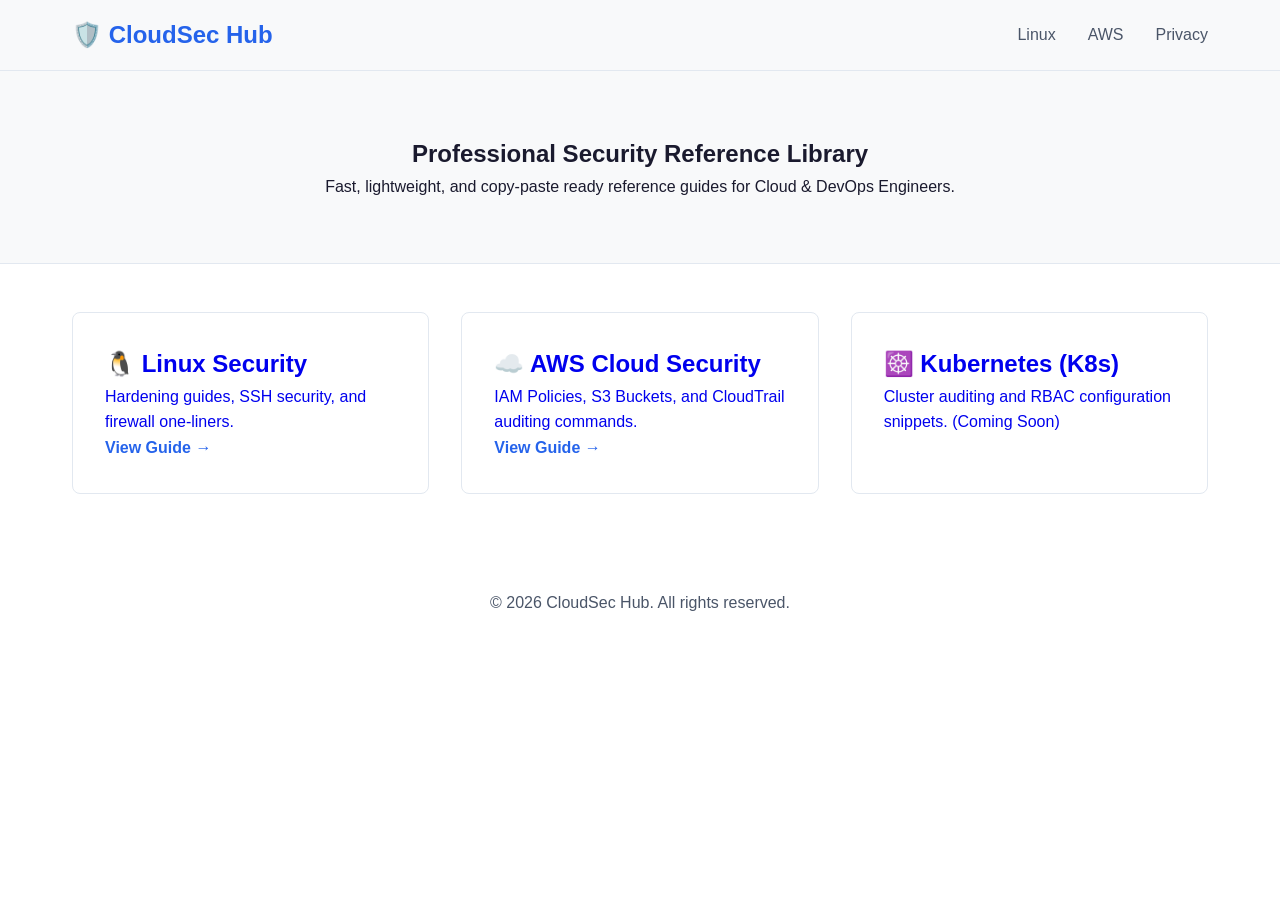
<file: index.html>
<!DOCTYPE html>
<html lang="en">
<head>
    <meta charset="UTF-8">
    <meta name="viewport" content="width=device-width, initial-scale=1.0">
    <title>CloudSec Hub | Expert Cybersecurity Cheat Sheets</title>
    <link rel="stylesheet" href="css/style.css">
</head>
<body>

<header>
    <nav>
        <a href="index.html" class="logo">🛡️ CloudSec Hub</a>
        <ul class="nav-links">
            <li><a href="linux-security.html">Linux</a></li>
            <li><a href="aws-reference.html">AWS</a></li>
            <li><a href="privacy.html">Privacy</a></li>
        </ul>
    </nav>
</header>

<section class="hero">
    <h1>Professional Security Reference Library</h1>
    <p>Fast, lightweight, and copy-paste ready reference guides for Cloud & DevOps Engineers.</p>
</section>

<div class="main-grid">
    <a href="linux-security.html" class="category-card">
        <h2>🐧 Linux Security</h2>
        <p>Hardening guides, SSH security, and firewall one-liners.</p>
        <span style="color: var(--accent-primary); font-weight: bold;">View Guide →</span>
    </a>

    <a href="aws-reference.html" class="category-card">
        <h2>☁️ AWS Cloud Security</h2>
        <p>IAM Policies, S3 Buckets, and CloudTrail auditing commands.</p>
        <span style="color: var(--accent-primary); font-weight: bold;">View Guide →</span>
    </a>

    <a href="#" class="category-card">
        <h2>☸️ Kubernetes (K8s)</h2>
        <p>Cluster auditing and RBAC configuration snippets. (Coming Soon)</p>
    </a>
</div>

<footer style="text-align: center; padding: 3rem; color: var(--text-secondary);">
    <p>&copy; 2026 CloudSec Hub. All rights reserved.</p>
</footer>

</body>
</html>
</file>
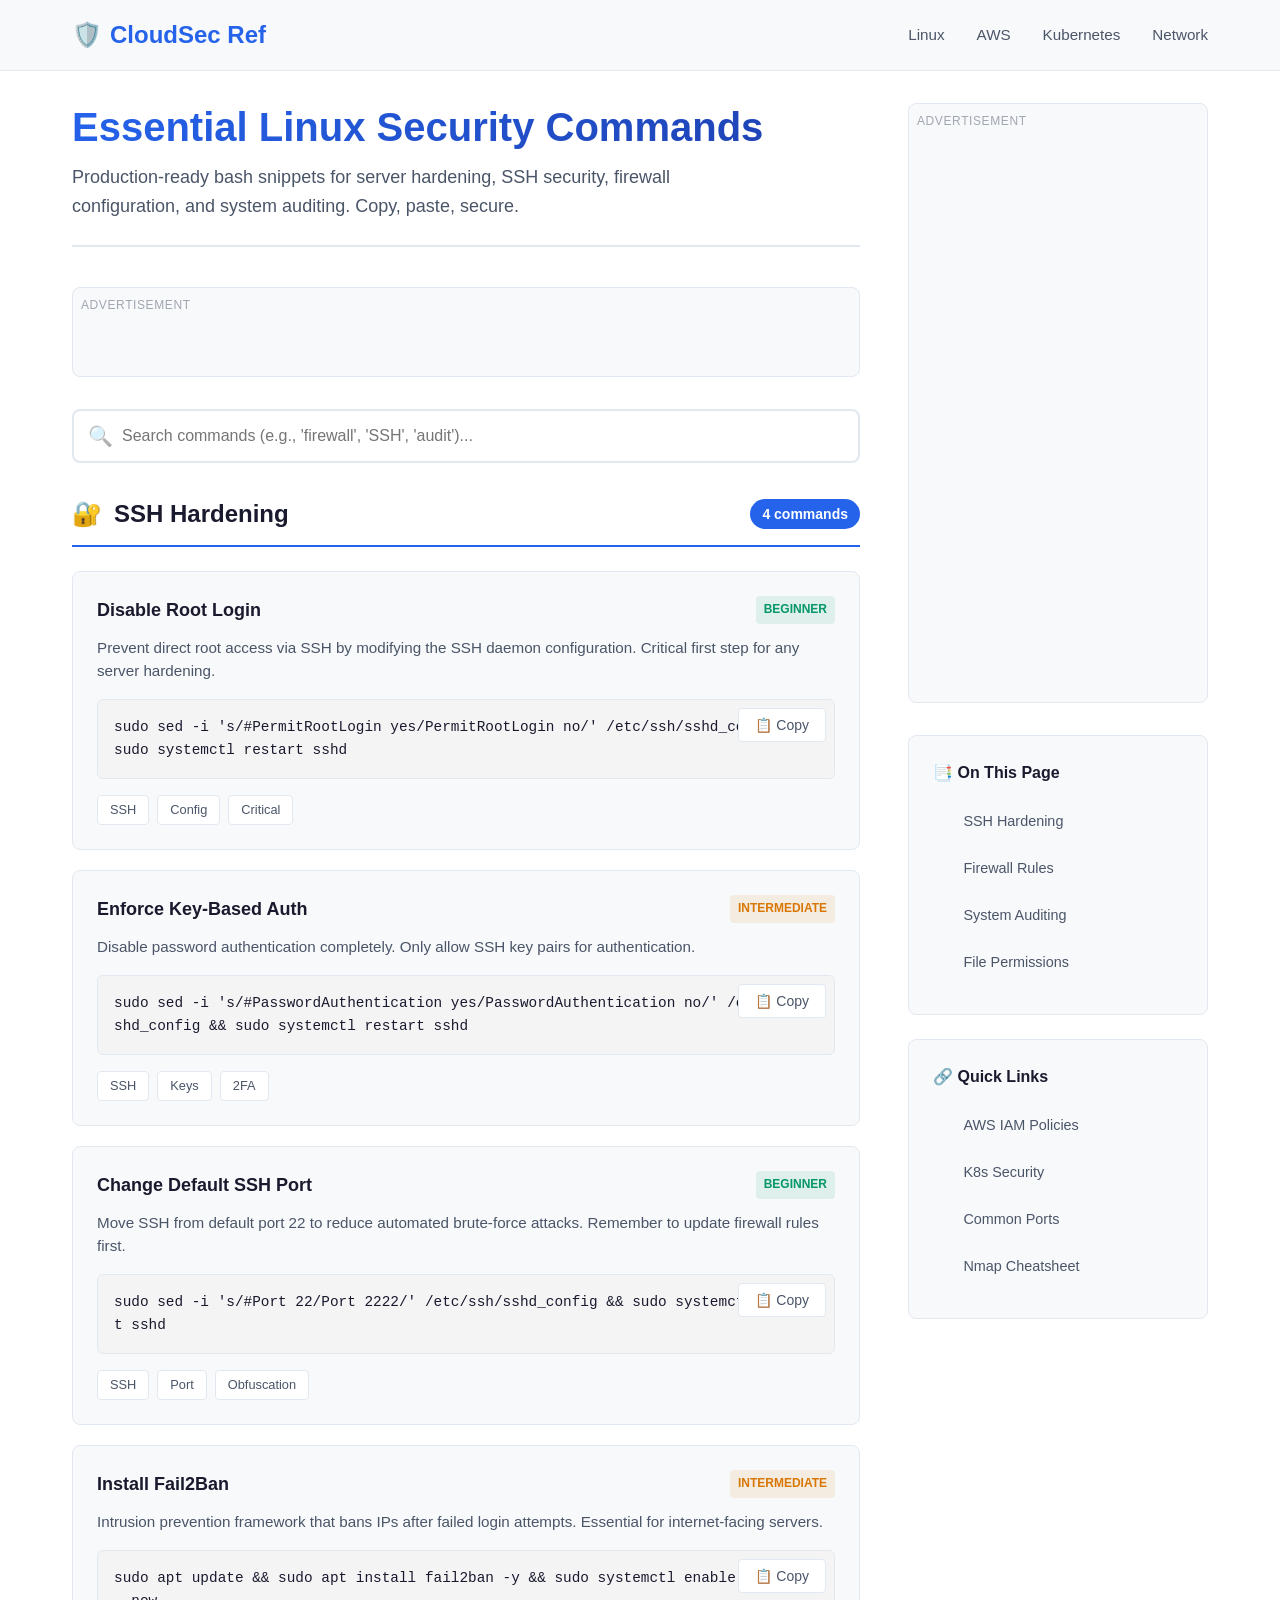
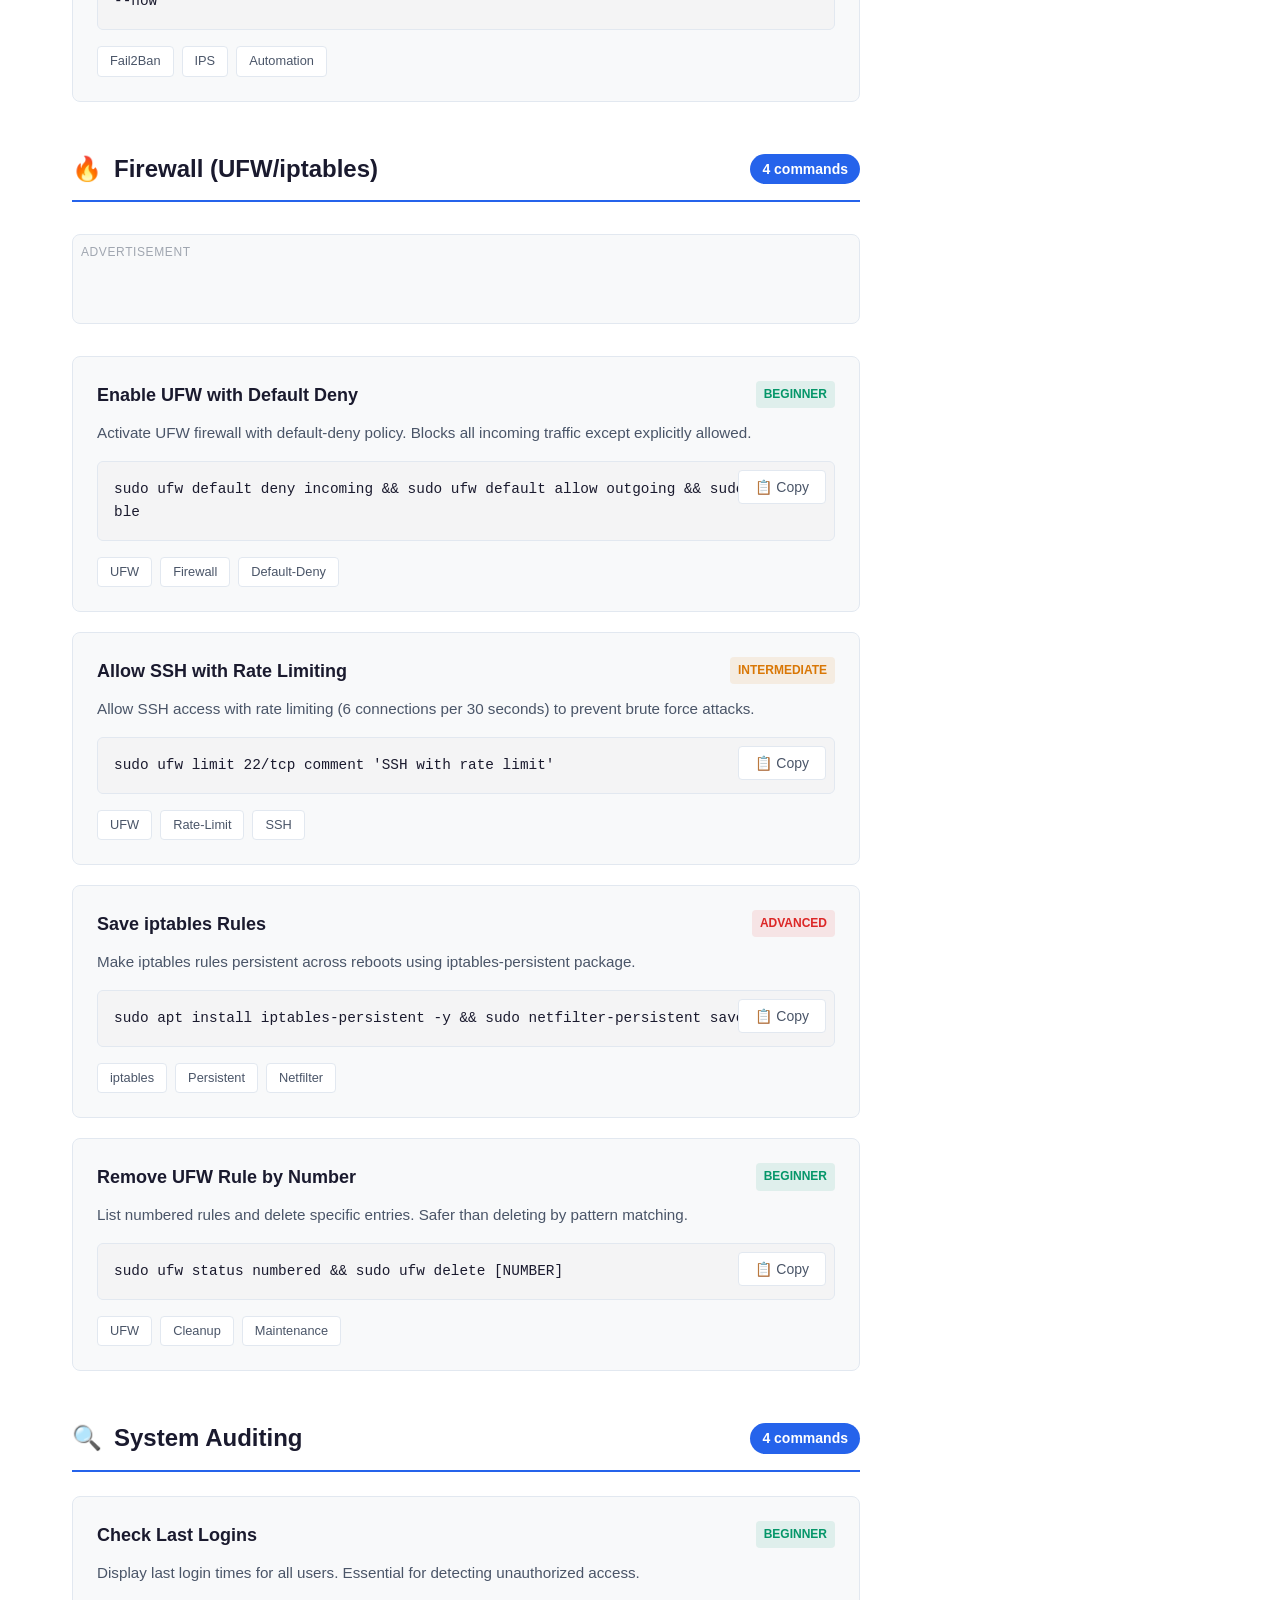
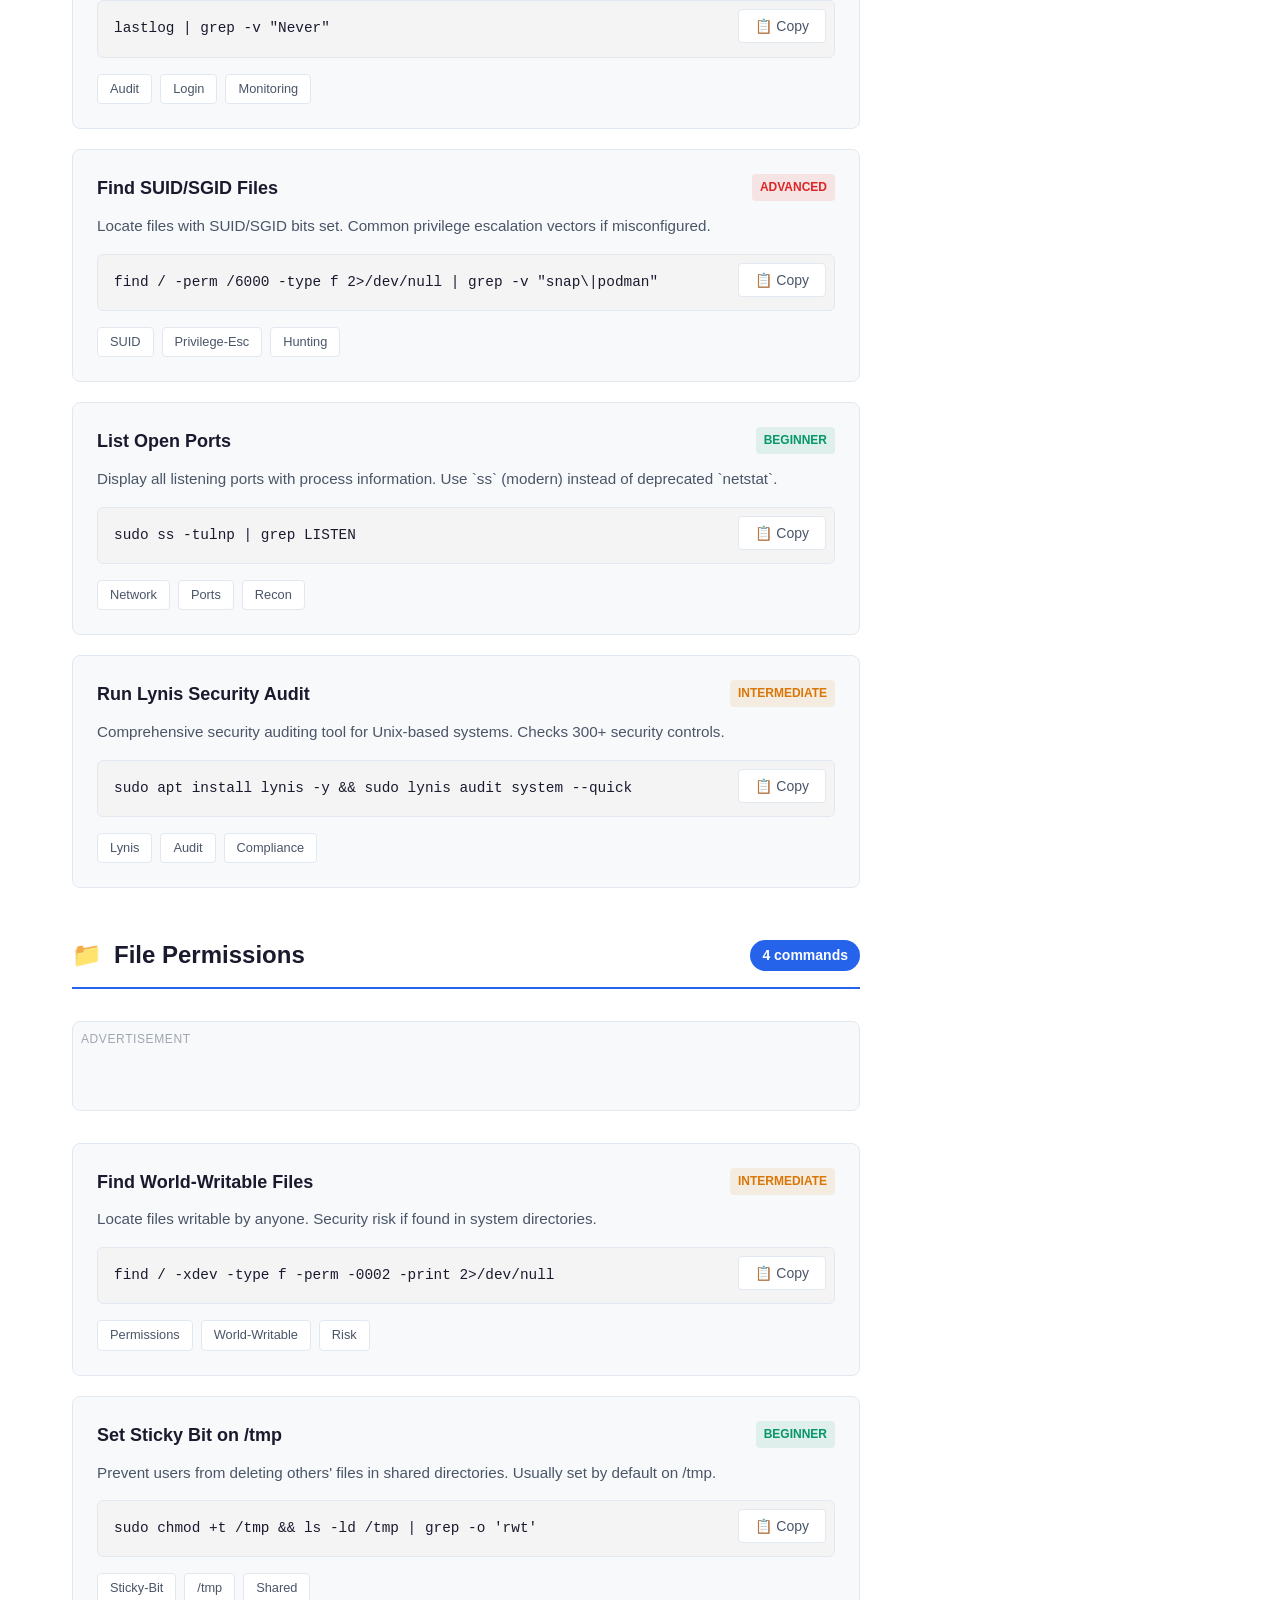
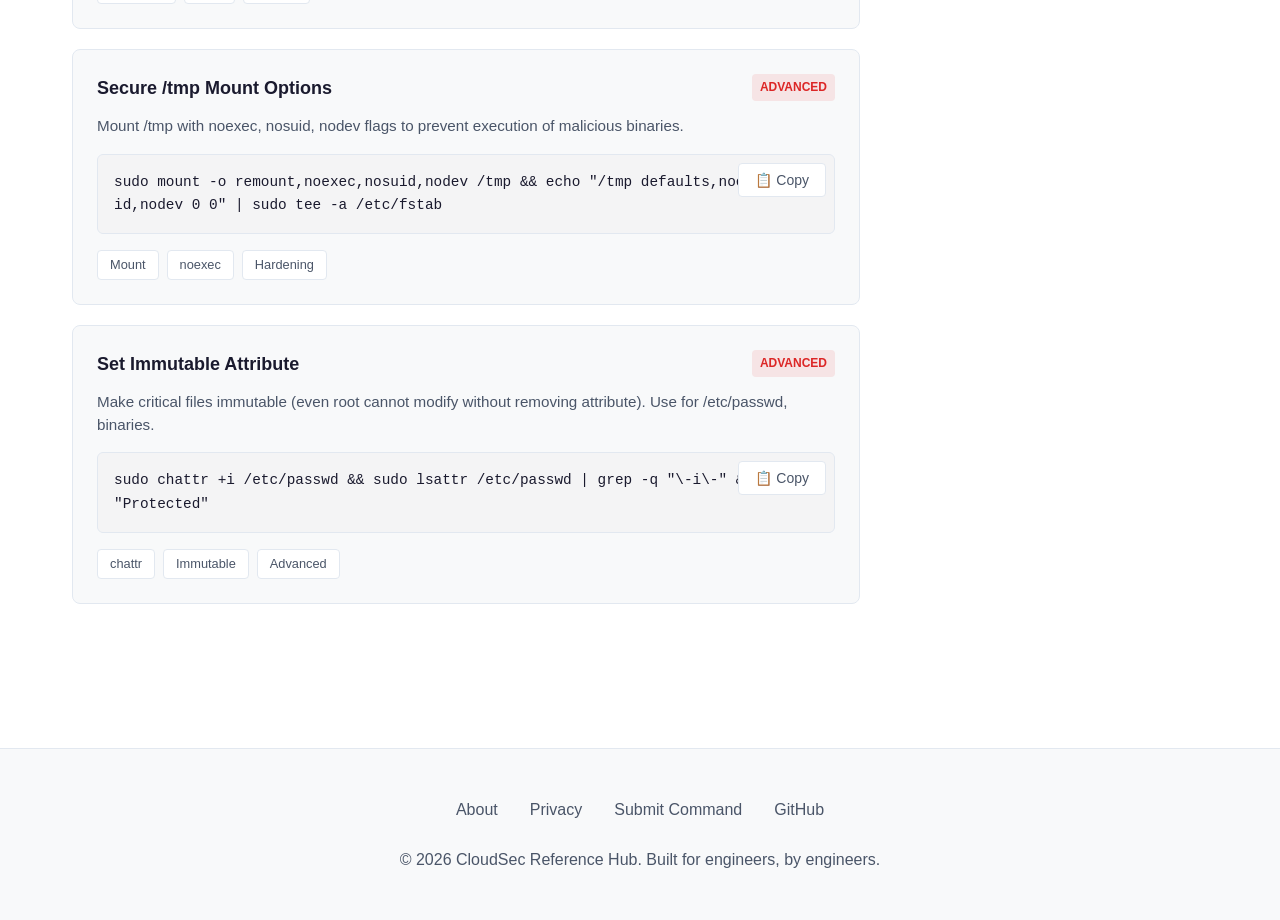
<file: linux-security.html>
<!DOCTYPE html>
<html lang="en">
<head>
    <meta charset="UTF-8">
    <meta name="viewport" content="width=device-width, initial-scale=1.0">
    <link rel="stylesheet" href="css/style.css">
    <meta name="description" content="Essential Linux security commands for server hardening. Copy-paste bash snippets for SSH, firewall, and system security.">
    <title>Linux Security Commands | Cybersecurity Reference Hub</title>
    <style>
        :root {
            --bg-primary: #ffffff;
            --bg-secondary: #f8f9fa;
            --bg-code: #f4f4f5;
            --text-primary: #1a1a2e;
            --text-secondary: #4a5568;
            --accent-primary: #2563eb;
            --accent-secondary: #1e40af;
            --border-color: #e2e8f0;
            --success: #059669;
            --warning: #d97706;
            --danger: #dc2626;
            --shadow: 0 1px 3px rgba(0,0,0,0.1);
            --shadow-lg: 0 10px 25px rgba(0,0,0,0.1);
            --radius: 8px;
            --max-width: 1200px;
            --sidebar-width: 300px;
        }

        @media (prefers-color-scheme: dark) {
            :root {
                --bg-primary: #0f172a;
                --bg-secondary: #1e293b;
                --bg-code: #0f172a;
                --text-primary: #f1f5f9;
                --text-secondary: #94a3b8;
                --accent-primary: #3b82f6;
                --accent-secondary: #60a5fa;
                --border-color: #334155;
                --shadow: 0 1px 3px rgba(0,0,0,0.3);
                --shadow-lg: 0 10px 25px rgba(0,0,0,0.5);
            }
        }

        * {
            margin: 0;
            padding: 0;
            box-sizing: border-box;
        }

        body {
            font-family: -apple-system, BlinkMacSystemFont, 'Segoe UI', Roboto, 'Helvetica Neue', Arial, sans-serif;
            background: var(--bg-primary);
            color: var(--text-primary);
            line-height: 1.6;
            transition: background 0.3s, color 0.3s;
        }

        /* Header */
        header {
            background: var(--bg-secondary);
            border-bottom: 1px solid var(--border-color);
            position: sticky;
            top: 0;
            z-index: 100;
            backdrop-filter: blur(10px);
        }

        nav {
            max-width: var(--max-width);
            margin: 0 auto;
            padding: 1rem 2rem;
            display: flex;
            justify-content: space-between;
            align-items: center;
        }

        .logo {
            font-size: 1.5rem;
            font-weight: 800;
            color: var(--accent-primary);
            text-decoration: none;
            display: flex;
            align-items: center;
            gap: 0.5rem;
        }

        .logo::before {
            content: "🛡️";
        }

        .nav-links {
            display: flex;
            gap: 2rem;
            list-style: none;
        }

        .nav-links a {
            color: var(--text-secondary);
            text-decoration: none;
            font-weight: 500;
            font-size: 0.95rem;
            transition: color 0.2s;
            position: relative;
        }

        .nav-links a:hover {
            color: var(--accent-primary);
        }

        .nav-links a::after {
            content: '';
            position: absolute;
            bottom: -4px;
            left: 0;
            width: 0;
            height: 2px;
            background: var(--accent-primary);
            transition: width 0.3s;
        }

        .nav-links a:hover::after {
            width: 100%;
        }

        /* Layout */
        .container {
            max-width: var(--max-width);
            margin: 0 auto;
            padding: 2rem;
            display: grid;
            grid-template-columns: 1fr var(--sidebar-width);
            gap: 3rem;
        }

        /* Main Content */
        main {
            min-width: 0;
        }

        .page-header {
            margin-bottom: 2.5rem;
            padding-bottom: 1.5rem;
            border-bottom: 2px solid var(--border-color);
        }

        h1 {
            font-size: 2.5rem;
            font-weight: 800;
            margin-bottom: 0.75rem;
            background: linear-gradient(135deg, var(--accent-primary), var(--accent-secondary));
            -webkit-background-clip: text;
            -webkit-text-fill-color: transparent;
            line-height: 1.2;
        }

        .subtitle {
            color: var(--text-secondary);
            font-size: 1.125rem;
            max-width: 600px;
        }

        /* Ad Container - In Article */
        .ad-container {
            background: var(--bg-secondary);
            border: 1px solid var(--border-color);
            border-radius: var(--radius);
            padding: 1.5rem;
            margin: 2rem 0;
            text-align: center;
            min-height: 90px;
            display: flex;
            align-items: center;
            justify-content: center;
            color: var(--text-secondary);
            font-size: 0.875rem;
            position: relative;
            overflow: hidden;
        }

        .ad-container::before {
            content: "Advertisement";
            position: absolute;
            top: 0.5rem;
            left: 0.5rem;
            font-size: 0.75rem;
            text-transform: uppercase;
            letter-spacing: 0.05em;
            opacity: 0.5;
        }

        /* Search Filter */
        .search-box {
            margin-bottom: 2rem;
            position: relative;
        }

        .search-box input {
            width: 100%;
            padding: 1rem 1.25rem;
            padding-left: 3rem;
            border: 2px solid var(--border-color);
            border-radius: var(--radius);
            background: var(--bg-primary);
            color: var(--text-primary);
            font-size: 1rem;
            transition: all 0.3s;
        }

        .search-box input:focus {
            outline: none;
            border-color: var(--accent-primary);
            box-shadow: 0 0 0 3px rgba(37, 99, 235, 0.1);
        }

        .search-box::before {
            content: "🔍";
            position: absolute;
            left: 1rem;
            top: 50%;
            transform: translateY(-50%);
            font-size: 1.25rem;
            opacity: 0.5;
        }

        /* Command Cards */
        .command-section {
            margin-bottom: 3rem;
        }

        .section-header {
            display: flex;
            align-items: center;
            gap: 0.75rem;
            margin-bottom: 1.5rem;
            padding-bottom: 0.75rem;
            border-bottom: 2px solid var(--accent-primary);
        }

        .section-icon {
            font-size: 1.5rem;
        }

        h2 {
            font-size: 1.5rem;
            font-weight: 700;
            color: var(--text-primary);
        }

        .command-count {
            background: var(--accent-primary);
            color: white;
            padding: 0.25rem 0.75rem;
            border-radius: 9999px;
            font-size: 0.875rem;
            font-weight: 600;
            margin-left: auto;
        }

        .command-grid {
            display: grid;
            gap: 1.25rem;
        }

        .command-card {
            background: var(--bg-secondary);
            border: 1px solid var(--border-color);
            border-radius: var(--radius);
            padding: 1.5rem;
            transition: all 0.3s;
            position: relative;
            overflow: hidden;
        }

        .command-card::before {
            content: '';
            position: absolute;
            left: 0;
            top: 0;
            bottom: 0;
            width: 4px;
            background: var(--accent-primary);
            opacity: 0;
            transition: opacity 0.3s;
        }

        .command-card:hover {
            transform: translateY(-2px);
            box-shadow: var(--shadow-lg);
            border-color: var(--accent-primary);
        }

        .command-card:hover::before {
            opacity: 1;
        }

        .command-header {
            display: flex;
            justify-content: space-between;
            align-items: flex-start;
            margin-bottom: 0.75rem;
        }

        .command-title {
            font-weight: 700;
            font-size: 1.125rem;
            color: var(--text-primary);
            display: flex;
            align-items: center;
            gap: 0.5rem;
        }

        .difficulty {
            font-size: 0.75rem;
            padding: 0.25rem 0.5rem;
            border-radius: 4px;
            font-weight: 600;
            text-transform: uppercase;
        }

        .difficulty.beginner {
            background: rgba(5, 150, 105, 0.1);
            color: var(--success);
        }

        .difficulty.intermediate {
            background: rgba(217, 119, 6, 0.1);
            color: var(--warning);
        }

        .difficulty.advanced {
            background: rgba(220, 38, 38, 0.1);
            color: var(--danger);
        }

        .command-description {
            color: var(--text-secondary);
            margin-bottom: 1rem;
            font-size: 0.95rem;
            line-height: 1.5;
        }

        .command-block {
            position: relative;
            background: var(--bg-code);
            border: 1px solid var(--border-color);
            border-radius: 6px;
            padding: 1rem;
            font-family: 'Consolas', 'Monaco', 'Courier New', monospace;
            font-size: 0.9rem;
            overflow-x: auto;
        }

        kbd {
            display: block;
            color: var(--text-primary);
            white-space: pre-wrap;
            word-break: break-all;
        }

        .copy-btn {
            position: absolute;
            top: 0.5rem;
            right: 0.5rem;
            background: var(--bg-primary);
            border: 1px solid var(--border-color);
            color: var(--text-secondary);
            padding: 0.5rem 1rem;
            border-radius: 4px;
            cursor: pointer;
            font-size: 0.875rem;
            font-weight: 500;
            transition: all 0.2s;
            display: flex;
            align-items: center;
            gap: 0.5rem;
        }

        .copy-btn:hover {
            background: var(--accent-primary);
            color: white;
            border-color: var(--accent-primary);
        }

        .copy-btn.copied {
            background: var(--success);
            color: white;
            border-color: var(--success);
        }

        .tags {
            display: flex;
            gap: 0.5rem;
            margin-top: 1rem;
            flex-wrap: wrap;
        }

        .tag {
            background: var(--bg-primary);
            color: var(--text-secondary);
            padding: 0.25rem 0.75rem;
            border-radius: 4px;
            font-size: 0.8rem;
            border: 1px solid var(--border-color);
        }

        /* Sidebar */
        aside {
            position: sticky;
            top: 100px;
            height: fit-content;
        }

        .sidebar-ad {
            background: var(--bg-secondary);
            border: 1px solid var(--border-color);
            border-radius: var(--radius);
            padding: 1rem;
            margin-bottom: 2rem;
            min-height: 600px;
            display: flex;
            align-items: center;
            justify-content: center;
            text-align: center;
            color: var(--text-secondary);
            font-size: 0.875rem;
            position: relative;
        }

        .sidebar-ad::before {
            content: "Advertisement";
            position: absolute;
            top: 0.5rem;
            left: 0.5rem;
            font-size: 0.75rem;
            text-transform: uppercase;
            letter-spacing: 0.05em;
            opacity: 0.5;
        }

        .toc {
            background: var(--bg-secondary);
            border: 1px solid var(--border-color);
            border-radius: var(--radius);
            padding: 1.5rem;
        }

        .toc h3 {
            font-size: 1rem;
            margin-bottom: 1rem;
            color: var(--text-primary);
            display: flex;
            align-items: center;
            gap: 0.5rem;
        }

        .toc ul {
            list-style: none;
        }

        .toc li {
            margin-bottom: 0.5rem;
        }

        .toc a {
            color: var(--text-secondary);
            text-decoration: none;
            font-size: 0.9rem;
            display: flex;
            align-items: center;
            gap: 0.5rem;
            padding: 0.5rem;
            border-radius: 4px;
            transition: all 0.2s;
        }

        .toc a:hover {
            background: var(--bg-primary);
            color: var(--accent-primary);
        }

        .toc a::before {
            content: "→";
            opacity: 0;
            transition: opacity 0.2s;
        }

        .toc a:hover::before {
            opacity: 1;
        }

        /* Footer */
        footer {
            background: var(--bg-secondary);
            border-top: 1px solid var(--border-color);
            margin-top: 4rem;
            padding: 3rem 2rem;
            text-align: center;
            color: var(--text-secondary);
        }

        .footer-content {
            max-width: var(--max-width);
            margin: 0 auto;
        }

        .footer-links {
            display: flex;
            justify-content: center;
            gap: 2rem;
            margin-bottom: 1.5rem;
            flex-wrap: wrap;
        }

        .footer-links a {
            color: var(--text-secondary);
            text-decoration: none;
            font-weight: 500;
            transition: color 0.2s;
        }

        .footer-links a:hover {
            color: var(--accent-primary);
        }

        /* Responsive */
        @media (max-width: 1024px) {
            .container {
                grid-template-columns: 1fr;
            }

            aside {
                position: relative;
                top: 0;
                order: 2;
            }

            .sidebar-ad {
                min-height: 250px;
            }

            main {
                order: 1;
            }
        }

        @media (max-width: 640px) {
            h1 {
                font-size: 1.75rem;
            }

            .nav-links {
                display: none;
            }

            .container {
                padding: 1rem;
            }

            .command-card {
                padding: 1rem;
            }
        }

        /* Print styles */
        @media print {
            header, aside, .ad-container, .copy-btn {
                display: none;
            }

            .command-card {
                break-inside: avoid;
                border: 1px solid #000;
            }
        }

        /* Animations */
        @keyframes fadeIn {
            from { opacity: 0; transform: translateY(10px); }
            to { opacity: 1; transform: translateY(0); }
        }

        .command-card {
            animation: fadeIn 0.5s ease-out forwards;
        }

        .command-card:nth-child(1) { animation-delay: 0.1s; }
        .command-card:nth-child(2) { animation-delay: 0.2s; }
        .command-card:nth-child(3) { animation-delay: 0.3s; }
        .command-card:nth-child(4) { animation-delay: 0.4s; }
        .command-card:nth-child(5) { animation-delay: 0.5s; }
    </style>
<base target="_blank">
</head>
<body>

<header>
    <nav>
        <a href="#" class="logo">CloudSec Ref</a>
        <ul class="nav-links">
            <li><a href="#linux">Linux</a></li>
            <li><a href="#aws">AWS</a></li>
            <li><a href="#k8s">Kubernetes</a></li>
            <li><a href="#network">Network</a></li>
        </ul>
    </nav>
</header>

<div class="container">
    <main>
        <div class="page-header">
            <h1>Essential Linux Security Commands</h1>
            <p class="subtitle">Production-ready bash snippets for server hardening, SSH security, firewall configuration, and system auditing. Copy, paste, secure.</p>
        </div>

        <!-- In-Article Ad -->
        <div class="ad-container">
            <ins class="adsbygoogle"
                 style="display:block"
                 data-ad-client="ca-pub-XXXXXXXXXXXXXXXX"
                 data-ad-slot="XXXXXXXXXX"
                 data-ad-format="auto"
                 data-full-width-responsive="true"></ins>
            <script>
                 (adsbygoogle = window.adsbygoogle || []).push({});
            </script>
        </div>

        <div class="search-box">
            <input type="text" id="searchInput" placeholder="Search commands (e.g., 'firewall', 'SSH', 'audit')...">
        </div>

        <!-- SSH Security Section -->
        <section class="command-section" id="ssh">
            <div class="section-header">
                <span class="section-icon">🔐</span>
                <h2>SSH Hardening</h2>
                <span class="command-count">4 commands</span>
            </div>
            
            <div class="command-grid">
                <article class="command-card" data-search="ssh disable root login password authentication">
                    <div class="command-header">
                        <h3 class="command-title">Disable Root Login</h3>
                        <span class="difficulty beginner">Beginner</span>
                    </div>
                    <p class="command-description">Prevent direct root access via SSH by modifying the SSH daemon configuration. Critical first step for any server hardening.</p>
                    <div class="command-block">
                        <kbd>sudo sed -i 's/#PermitRootLogin yes/PermitRootLogin no/' /etc/ssh/sshd_config && sudo systemctl restart sshd</kbd>
                        <button class="copy-btn" onclick="copyToClipboard(this)">📋 Copy</button>
                    </div>
                    <div class="tags">
                        <span class="tag">SSH</span>
                        <span class="tag">Config</span>
                        <span class="tag">Critical</span>
                    </div>
                </article>

                <article class="command-card" data-search="ssh key authentication disable password">
                    <div class="command-header">
                        <h3 class="command-title">Enforce Key-Based Auth</h3>
                        <span class="difficulty intermediate">Intermediate</span>
                    </div>
                    <p class="command-description">Disable password authentication completely. Only allow SSH key pairs for authentication.</p>
                    <div class="command-block">
                        <kbd>sudo sed -i 's/#PasswordAuthentication yes/PasswordAuthentication no/' /etc/ssh/sshd_config && sudo systemctl restart sshd</kbd>
                        <button class="copy-btn" onclick="copyToClipboard(this)">📋 Copy</button>
                    </div>
                    <div class="tags">
                        <span class="tag">SSH</span>
                        <span class="tag">Keys</span>
                        <span class="tag">2FA</span>
                    </div>
                </article>

                <article class="command-card" data-search="ssh port change default 22 security through obscurity">
                    <div class="command-header">
                        <h3 class="command-title">Change Default SSH Port</h3>
                        <span class="difficulty beginner">Beginner</span>
                    </div>
                    <p class="command-description">Move SSH from default port 22 to reduce automated brute-force attacks. Remember to update firewall rules first.</p>
                    <div class="command-block">
                        <kbd>sudo sed -i 's/#Port 22/Port 2222/' /etc/ssh/sshd_config && sudo systemctl restart sshd</kbd>
                        <button class="copy-btn" onclick="copyToClipboard(this)">📋 Copy</button>
                    </div>
                    <div class="tags">
                        <span class="tag">SSH</span>
                        <span class="tag">Port</span>
                        <span class="tag">Obfuscation</span>
                    </div>
                </article>

                <article class="command-card" data-search="ssh fail2ban brute force protection">
                    <div class="command-header">
                        <h3 class="command-title">Install Fail2Ban</h3>
                        <span class="difficulty intermediate">Intermediate</span>
                    </div>
                    <p class="command-description">Intrusion prevention framework that bans IPs after failed login attempts. Essential for internet-facing servers.</p>
                    <div class="command-block">
                        <kbd>sudo apt update && sudo apt install fail2ban -y && sudo systemctl enable fail2ban --now</kbd>
                        <button class="copy-btn" onclick="copyToClipboard(this)">📋 Copy</button>
                    </div>
                    <div class="tags">
                        <span class="tag">Fail2Ban</span>
                        <span class="tag">IPS</span>
                        <span class="tag">Automation</span>
                    </div>
                </article>
            </div>
        </section>

        <!-- Firewall Section -->
        <section class="command-section" id="firewall">
            <div class="section-header">
                <span class="section-icon">🔥</span>
                <h2>Firewall (UFW/iptables)</h2>
                <span class="command-count">4 commands</span>
            </div>

            <div class="ad-container">
                <ins class="adsbygoogle"
                     style="display:block"
                     data-ad-client="ca-pub-XXXXXXXXXXXXXXXX"
                     data-ad-slot="XXXXXXXXXX"
                     data-ad-format="horizontal"></ins>
                <script>
                     (adsbygoogle = window.adsbygoogle || []).push({});
                </script>
            </div>

            <div class="command-grid">
                <article class="command-card" data-search="ufw enable firewall default deny">
                    <div class="command-header">
                        <h3 class="command-title">Enable UFW with Default Deny</h3>
                        <span class="difficulty beginner">Beginner</span>
                    </div>
                    <p class="command-description">Activate UFW firewall with default-deny policy. Blocks all incoming traffic except explicitly allowed.</p>
                    <div class="command-block">
                        <kbd>sudo ufw default deny incoming && sudo ufw default allow outgoing && sudo ufw enable</kbd>
                        <button class="copy-btn" onclick="copyToClipboard(this)">📋 Copy</button>
                    </div>
                    <div class="tags">
                        <span class="tag">UFW</span>
                        <span class="tag">Firewall</span>
                        <span class="tag">Default-Deny</span>
                    </div>
                </article>

                <article class="command-card" data-search="ufw allow ssh port 22 rate limit">
                    <div class="command-header">
                        <h3 class="command-title">Allow SSH with Rate Limiting</h3>
                        <span class="difficulty intermediate">Intermediate</span>
                    </div>
                    <p class="command-description">Allow SSH access with rate limiting (6 connections per 30 seconds) to prevent brute force attacks.</p>
                    <div class="command-block">
                        <kbd>sudo ufw limit 22/tcp comment 'SSH with rate limit'</kbd>
                        <button class="copy-btn" onclick="copyToClipboard(this)">📋 Copy</button>
                    </div>
                    <div class="tags">
                        <span class="tag">UFW</span>
                        <span class="tag">Rate-Limit</span>
                        <span class="tag">SSH</span>
                    </div>
                </article>

                <article class="command-card" data-search="iptables persistent save rules">
                    <div class="command-header">
                        <h3 class="command-title">Save iptables Rules</h3>
                        <span class="difficulty advanced">Advanced</span>
                    </div>
                    <p class="command-description">Make iptables rules persistent across reboots using iptables-persistent package.</p>
                    <div class="command-block">
                        <kbd>sudo apt install iptables-persistent -y && sudo netfilter-persistent save</kbd>
                        <button class="copy-btn" onclick="copyToClipboard(this)">📋 Copy</button>
                    </div>
                    <div class="tags">
                        <span class="tag">iptables</span>
                        <span class="tag">Persistent</span>
                        <span class="tag">Netfilter</span>
                    </div>
                </article>

                <article class="command-card" data-search="ufw delete rule remove allow deny">
                    <div class="command-header">
                        <h3 class="command-title">Remove UFW Rule by Number</h3>
                        <span class="difficulty beginner">Beginner</span>
                    </div>
                    <p class="command-description">List numbered rules and delete specific entries. Safer than deleting by pattern matching.</p>
                    <div class="command-block">
                        <kbd>sudo ufw status numbered && sudo ufw delete [NUMBER]</kbd>
                        <button class="copy-btn" onclick="copyToClipboard(this)">📋 Copy</button>
                    </div>
                    <div class="tags">
                        <span class="tag">UFW</span>
                        <span class="tag">Cleanup</span>
                        <span class="tag">Maintenance</span>
                    </div>
                </article>
            </div>
        </section>

        <!-- System Auditing Section -->
        <section class="command-section" id="audit">
            <div class="section-header">
                <span class="section-icon">🔍</span>
                <h2>System Auditing</h2>
                <span class="command-count">4 commands</span>
            </div>

            <div class="command-grid">
                <article class="command-card" data-search="audit last login users who logged in">
                    <div class="command-header">
                        <h3 class="command-title">Check Last Logins</h3>
                        <span class="difficulty beginner">Beginner</span>
                    </div>
                    <p class="command-description">Display last login times for all users. Essential for detecting unauthorized access.</p>
                    <div class="command-block">
                        <kbd>lastlog | grep -v "Never"</kbd>
                        <button class="copy-btn" onclick="copyToClipboard(this)">📋 Copy</button>
                    </div>
                    <div class="tags">
                        <span class="tag">Audit</span>
                        <span class="tag">Login</span>
                        <span class="tag">Monitoring</span>
                    </div>
                </article>

                <article class="command-card" data-search="find suid sgid permissions privilege escalation">
                    <div class="command-header">
                        <h3 class="command-title">Find SUID/SGID Files</h3>
                        <span class="difficulty advanced">Advanced</span>
                    </div>
                    <p class="command-description">Locate files with SUID/SGID bits set. Common privilege escalation vectors if misconfigured.</p>
                    <div class="command-block">
                        <kbd>find / -perm /6000 -type f 2>/dev/null | grep -v "snap\|podman"</kbd>
                        <button class="copy-btn" onclick="copyToClipboard(this)">📋 Copy</button>
                    </div>
                    <div class="tags">
                        <span class="tag">SUID</span>
                        <span class="tag">Privilege-Esc</span>
                        <span class="tag">Hunting</span>
                    </div>
                </article>

                <article class="command-card" data-search="check open ports listening netstat ss">
                    <div class="command-header">
                        <h3 class="command-title">List Open Ports</h3>
                        <span class="difficulty beginner">Beginner</span>
                    </div>
                    <p class="command-description">Display all listening ports with process information. Use `ss` (modern) instead of deprecated `netstat`.</p>
                    <div class="command-block">
                        <kbd>sudo ss -tulnp | grep LISTEN</kbd>
                        <button class="copy-btn" onclick="copyToClipboard(this)">📋 Copy</button>
                    </div>
                    <div class="tags">
                        <span class="tag">Network</span>
                        <span class="tag">Ports</span>
                        <span class="tag">Recon</span>
                    </div>
                </article>

                <article class="command-card" data-search="lynis security audit scan cis benchmark">
                    <div class="command-header">
                        <h3 class="command-title">Run Lynis Security Audit</h3>
                        <span class="difficulty intermediate">Intermediate</span>
                    </div>
                    <p class="command-description">Comprehensive security auditing tool for Unix-based systems. Checks 300+ security controls.</p>
                    <div class="command-block">
                        <kbd>sudo apt install lynis -y && sudo lynis audit system --quick</kbd>
                        <button class="copy-btn" onclick="copyToClipboard(this)">📋 Copy</button>
                    </div>
                    <div class="tags">
                        <span class="tag">Lynis</span>
                        <span class="tag">Audit</span>
                        <span class="tag">Compliance</span>
                    </div>
                </article>
            </div>
        </section>

        <!-- File Permissions Section -->
        <section class="command-section" id="permissions">
            <div class="section-header">
                <span class="section-icon">📁</span>
                <h2>File Permissions</h2>
                <span class="command-count">4 commands</span>
            </div>

            <div class="ad-container">
                <ins class="adsbygoogle"
                     style="display:block"
                     data-ad-client="ca-pub-XXXXXXXXXXXXXXXX"
                     data-ad-slot="XXXXXXXXXX"
                     data-ad-format="auto"></ins>
                <script>
                     (adsbygoogle = window.adsbygoogle || []).push({});
                </script>
            </div>

            <div class="command-grid">
                <article class="command-card" data-search="world writable files find security risk">
                    <div class="command-header">
                        <h3 class="command-title">Find World-Writable Files</h3>
                        <span class="difficulty intermediate">Intermediate</span>
                    </div>
                    <p class="command-description">Locate files writable by anyone. Security risk if found in system directories.</p>
                    <div class="command-block">
                        <kbd>find / -xdev -type f -perm -0002 -print 2>/dev/null</kbd>
                        <button class="copy-btn" onclick="copyToClipboard(this)">📋 Copy</button>
                    </div>
                    <div class="tags">
                        <span class="tag">Permissions</span>
                        <span class="tag">World-Writable</span>
                        <span class="tag">Risk</span>
                    </div>
                </article>

                <article class="command-card" data-search="sticky bit directory delete protection">
                    <div class="command-header">
                        <h3 class="command-title">Set Sticky Bit on /tmp</h3>
                        <span class="difficulty beginner">Beginner</span>
                    </div>
                    <p class="command-description">Prevent users from deleting others' files in shared directories. Usually set by default on /tmp.</p>
                    <div class="command-block">
                        <kbd>sudo chmod +t /tmp && ls -ld /tmp | grep -o 'rwt'</kbd>
                        <button class="copy-btn" onclick="copyToClipboard(this)">📋 Copy</button>
                    </div>
                    <div class="tags">
                        <span class="tag">Sticky-Bit</span>
                        <span class="tag">/tmp</span>
                        <span class="tag">Shared</span>
                    </div>
                </article>

                <article class="command-card" data-search="noexec nosuid nodev mount options fstab">
                    <div class="command-header">
                        <h3 class="command-title">Secure /tmp Mount Options</h3>
                        <span class="difficulty advanced">Advanced</span>
                    </div>
                    <p class="command-description">Mount /tmp with noexec, nosuid, nodev flags to prevent execution of malicious binaries.</p>
                    <div class="command-block">
                        <kbd>sudo mount -o remount,noexec,nosuid,nodev /tmp && echo "/tmp defaults,noexec,nosuid,nodev 0 0" | sudo tee -a /etc/fstab</kbd>
                        <button class="copy-btn" onclick="copyToClipboard(this)">📋 Copy</button>
                    </div>
                    <div class="tags">
                        <span class="tag">Mount</span>
                        <span class="tag">noexec</span>
                        <span class="tag">Hardening</span>
                    </div>
                </article>

                <article class="command-card" data-search="immutable attribute chattr protect files">
                    <div class="command-header">
                        <h3 class="command-title">Set Immutable Attribute</h3>
                        <span class="difficulty advanced">Advanced</span>
                    </div>
                    <p class="command-description">Make critical files immutable (even root cannot modify without removing attribute). Use for /etc/passwd, binaries.</p>
                    <div class="command-block">
                        <kbd>sudo chattr +i /etc/passwd && sudo lsattr /etc/passwd | grep -q "\-i\-" && echo "Protected"</kbd>
                        <button class="copy-btn" onclick="copyToClipboard(this)">📋 Copy</button>
                    </div>
                    <div class="tags">
                        <span class="tag">chattr</span>
                        <span class="tag">Immutable</span>
                        <span class="tag">Advanced</span>
                    </div>
                </article>
            </div>
        </section>
    </main>

    <aside>
        <div class="sidebar-ad">
            <ins class="adsbygoogle"
                 style="display:block"
                 data-ad-client="ca-pub-XXXXXXXXXXXXXXXX"
                 data-ad-slot="XXXXXXXXXX"
                 data-ad-format="vertical"></ins>
            <script>
                 (adsbygoogle = window.adsbygoogle || []).push({});
            </script>
        </div>

        <div class="toc">
            <h3>📑 On This Page</h3>
            <ul>
                <li><a href="#ssh">SSH Hardening</a></li>
                <li><a href="#firewall">Firewall Rules</a></li>
                <li><a href="#audit">System Auditing</a></li>
                <li><a href="#permissions">File Permissions</a></li>
            </ul>
        </div>

        <div class="toc" style="margin-top: 1.5rem;">
            <h3>🔗 Quick Links</h3>
            <ul>
                <li><a href="#">AWS IAM Policies</a></li>
                <li><a href="#">K8s Security</a></li>
                <li><a href="#">Common Ports</a></li>
                <li><a href="#">Nmap Cheatsheet</a></li>
            </ul>
        </div>
    </aside>
</div>

<footer>
    <div class="footer-content">
        <div class="footer-links">
            <a href="#">About</a>
            <a href="#">Privacy</a>
            <a href="#">Submit Command</a>
            <a href="#">GitHub</a>
        </div>
        <p>&copy; 2026 CloudSec Reference Hub. Built for engineers, by engineers.</p>
    </div>
</footer>

<script>
    // Copy to clipboard functionality
    function copyToClipboard(button) {
        const kbd = button.parentElement.querySelector('kbd');
        const text = kbd.textContent;
        
        navigator.clipboard.writeText(text).then(() => {
            const originalText = button.innerHTML;
            button.innerHTML = '✓ Copied!';
            button.classList.add('copied');
            
            setTimeout(() => {
                button.innerHTML = originalText;
                button.classList.remove('copied');
            }, 2000);
        }).catch(err => {
            // Fallback for older browsers
            const textArea = document.createElement('textarea');
            textArea.value = text;
            document.body.appendChild(textArea);
            textArea.select();
            document.execCommand('copy');
            document.body.removeChild(textArea);
            
            button.innerHTML = '✓ Copied!';
            setTimeout(() => {
                button.innerHTML = '📋 Copy';
            }, 2000);
        });
    }

    // Search functionality
    const searchInput = document.getElementById('searchInput');
    const commandCards = document.querySelectorAll('.command-card');
    const sections = document.querySelectorAll('.command-section');

    searchInput.addEventListener('input', (e) => {
        const searchTerm = e.target.value.toLowerCase();
        
        commandCards.forEach(card => {
            const searchData = card.getAttribute('data-search').toLowerCase();
            const title = card.querySelector('.command-title').textContent.toLowerCase();
            const description = card.querySelector('.command-description').textContent.toLowerCase();
            const tags = Array.from(card.querySelectorAll('.tag')).map(tag => tag.textContent.toLowerCase()).join(' ');
            
            const match = searchData.includes(searchTerm) || 
                         title.includes(searchTerm) || 
                         description.includes(searchTerm) ||
                         tags.includes(searchTerm);
            
            card.style.display = match ? 'block' : 'none';
            card.style.opacity = match ? '1' : '0';
        });

        // Hide empty sections
        sections.forEach(section => {
            const visibleCards = section.querySelectorAll('.command-card[style*="display: block"]');
            section.style.display = visibleCards.length > 0 ? 'block' : 'none';
        });

        // Show all if search is empty
        if (searchTerm === '') {
            commandCards.forEach(card => {
                card.style.display = 'block';
                card.style.opacity = '1';
            });
            sections.forEach(section => {
                section.style.display = 'block';
            });
        }
    });

    // Smooth scroll for anchor links
    document.querySelectorAll('a[href^="#"]').forEach(anchor => {
        anchor.addEventListener('click', function (e) {
            e.preventDefault();
            const target = document.querySelector(this.getAttribute('href'));
            if (target) {
                target.scrollIntoView({
                    behavior: 'smooth',
                    block: 'start'
                });
            }
        });
    });
</script>

</body>
</html>
</file>
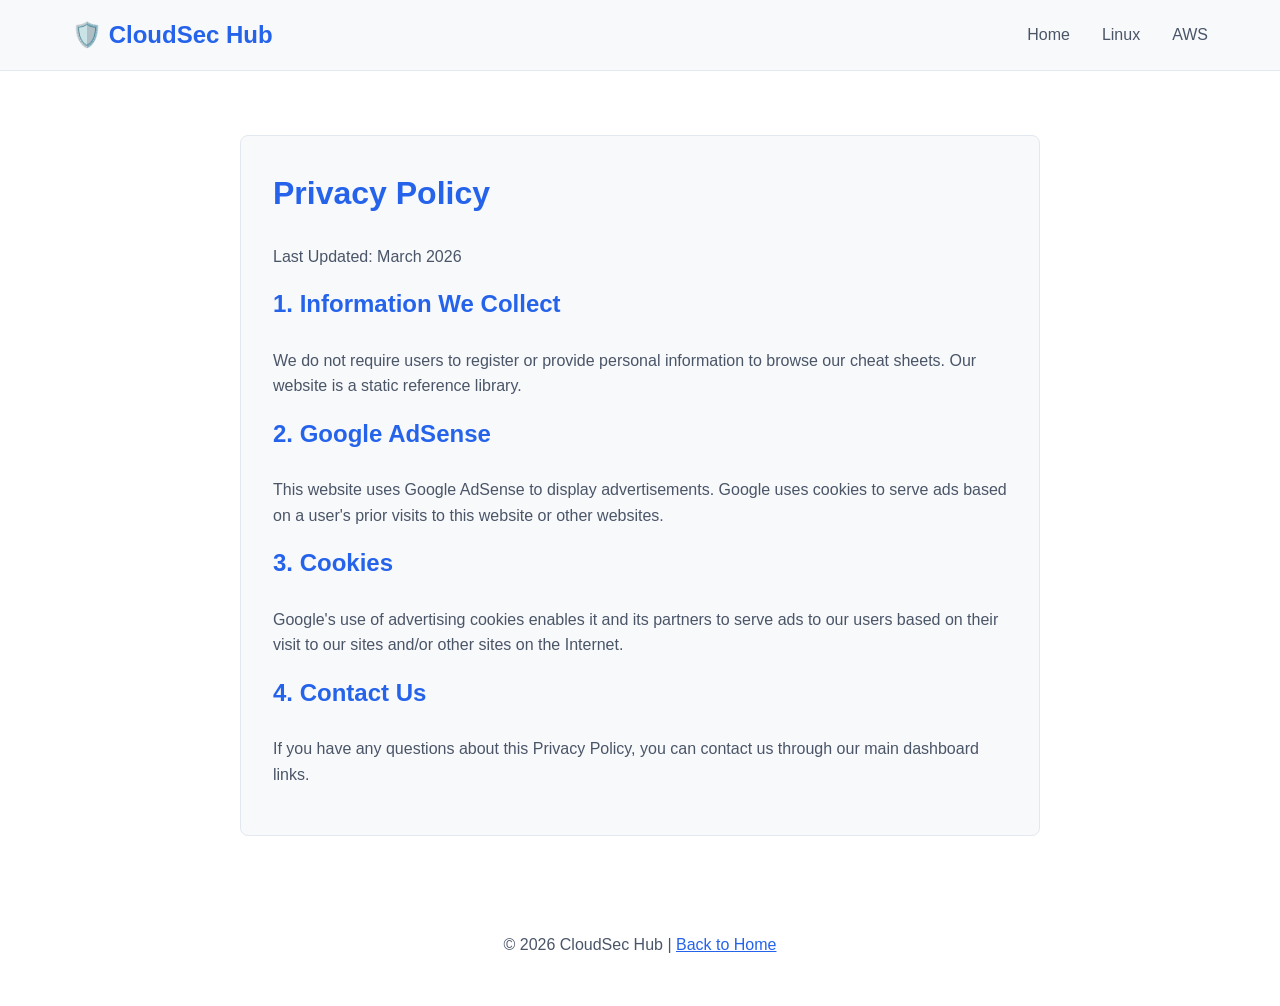
<file: privacy.html>
<!DOCTYPE html>
<html lang="en">
<head>
    <meta charset="UTF-8">
    <meta name="viewport" content="width=device-width, initial-scale=1.0">
    <title>Privacy Policy | CloudSec Hub</title>
    <link rel="stylesheet" href="css/style.css">
    <style>
        .content-area {
            max-width: 800px;
            margin: 4rem auto;
            padding: 2rem;
            background: var(--bg-secondary);
            border-radius: var(--radius);
            border: 1px solid var(--border-color);
        }
        h1, h2 { margin-bottom: 1.5rem; color: var(--accent-primary); }
        p { margin-bottom: 1rem; color: var(--text-secondary); }
    </style>
</head>
<body>

<header>
    <nav>
        <a href="index.html" class="logo">🛡️ CloudSec Hub</a>
        <ul class="nav-links">
            <li><a href="index.html">Home</a></li>
            <li><a href="linux-security.html">Linux</a></li>
            <li><a href="aws-reference.html">AWS</a></li>
        </ul>
    </nav>
</header>

<div class="content-area">
    <h1>Privacy Policy</h1>
    <p>Last Updated: March 2026</p>
    
    <h2>1. Information We Collect</h2>
    <p>We do not require users to register or provide personal information to browse our cheat sheets. Our website is a static reference library.</p>

    <h2>2. Google AdSense</h2>
    <p>This website uses Google AdSense to display advertisements. Google uses cookies to serve ads based on a user's prior visits to this website or other websites.</p>
    
    <h2>3. Cookies</h2>
    <p>Google's use of advertising cookies enables it and its partners to serve ads to our users based on their visit to our sites and/or other sites on the Internet.</p>

    <h2>4. Contact Us</h2>
    <p>If you have any questions about this Privacy Policy, you can contact us through our main dashboard links.</p>
</div>

<footer style="text-align: center; padding: 2rem; color: var(--text-secondary);">
    <p>&copy; 2026 CloudSec Hub | <a href="index.html" style="color: var(--accent-primary);">Back to Home</a></p>
</footer>

</body>
</html>
</file>
<file: css/style.css>
:root {
    --bg-primary: #ffffff;
    --bg-secondary: #f8f9fa;
    --bg-code: #f4f4f5;
    --text-primary: #1a1a2e;
    --text-secondary: #4a5568;
    --accent-primary: #2563eb;
    --border-color: #e2e8f0;
    --radius: 8px;
    --max-width: 1200px;
}

@media (prefers-color-scheme: dark) {
    :root {
        --bg-primary: #0f172a;
        --bg-secondary: #1e293b;
        --bg-code: #0f172a;
        --text-primary: #f1f5f9;
        --text-secondary: #94a3b8;
        --border-color: #334155;
    }
}

/* Global Styles */
* { margin: 0; padding: 0; box-sizing: border-box; }
body { font-family: sans-serif; background: var(--bg-primary); color: var(--text-primary); line-height: 1.6; }

/* Navigation */
header { background: var(--bg-secondary); border-bottom: 1px solid var(--border-color); position: sticky; top: 0; z-index: 100; }
nav { max-width: var(--max-width); margin: 0 auto; padding: 1rem 2rem; display: flex; justify-content: space-between; align-items: center; }
.logo { font-size: 1.5rem; font-weight: 800; color: var(--accent-primary); text-decoration: none; }
.nav-links { display: flex; gap: 2rem; list-style: none; }
.nav-links a { color: var(--text-secondary); text-decoration: none; font-weight: 500; }

/* Grid Layout for Index */
.hero { text-align: center; padding: 4rem 2rem; background: var(--bg-secondary); border-bottom: 1px solid var(--border-color); }
.main-grid { display: grid; grid-template-columns: repeat(auto-fit, minmax(300px, 1fr)); gap: 2rem; max-width: var(--max-width); margin: 3rem auto; padding: 0 2rem; }
.category-card { background: var(--bg-primary); border: 1px solid var(--border-color); padding: 2rem; border-radius: var(--radius); text-decoration: none; transition: 0.3s; }
.category-card:hover { border-color: var(--accent-primary); transform: translateY(-5px); box-shadow: 0 10px 20px rgba(0,0,0,0.1); }
</file>
